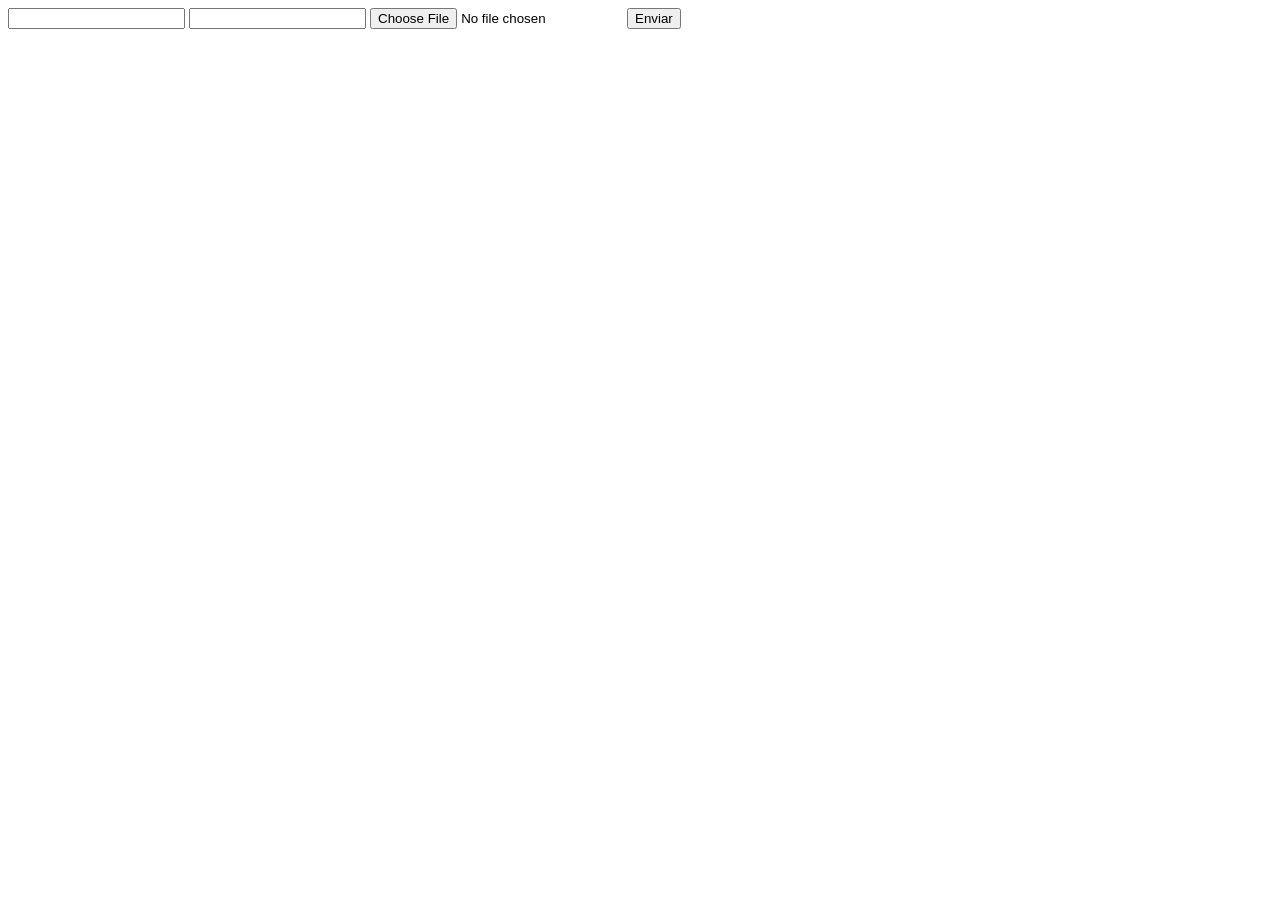
<file: DOCUMENTOS_DE_APOIO/exemplo_de_upload_de_arquivo/public/index.html>
<!DOCTYPE html>
<html lang="en">

<head>
  <meta charset="UTF-8">
  <meta http-equiv="X-UA-Compatible" content="IE=edge">
  <meta name="viewport" content="width=device-width, initial-scale=1.0">
  <title>Upload</title>
</head>

<body>

  <div>
    <input name="nome" id="nome" type="text" />
    <input name="email" id="email" type="url" />
    <input name="foto" id="foto" type="file" />
    <button onclick="enviar()">Enviar</button>
  </div>

  <div id="container"></div>
</body>

</html>

<script>
  function enviar() {
    const formData = new FormData();
    formData.append('foto', foto.files[0])
    formData.append('nome', nome.value)
    formData.append('email', email.value)

    fetch("/usuarios/cadastro", {
      method: "POST",
      body: formData
    })
      .then(res => {
        window.location = "./perfil.html"
      })
      .catch(err => {
        console.log(err);
      })
  }
</script>
</file>
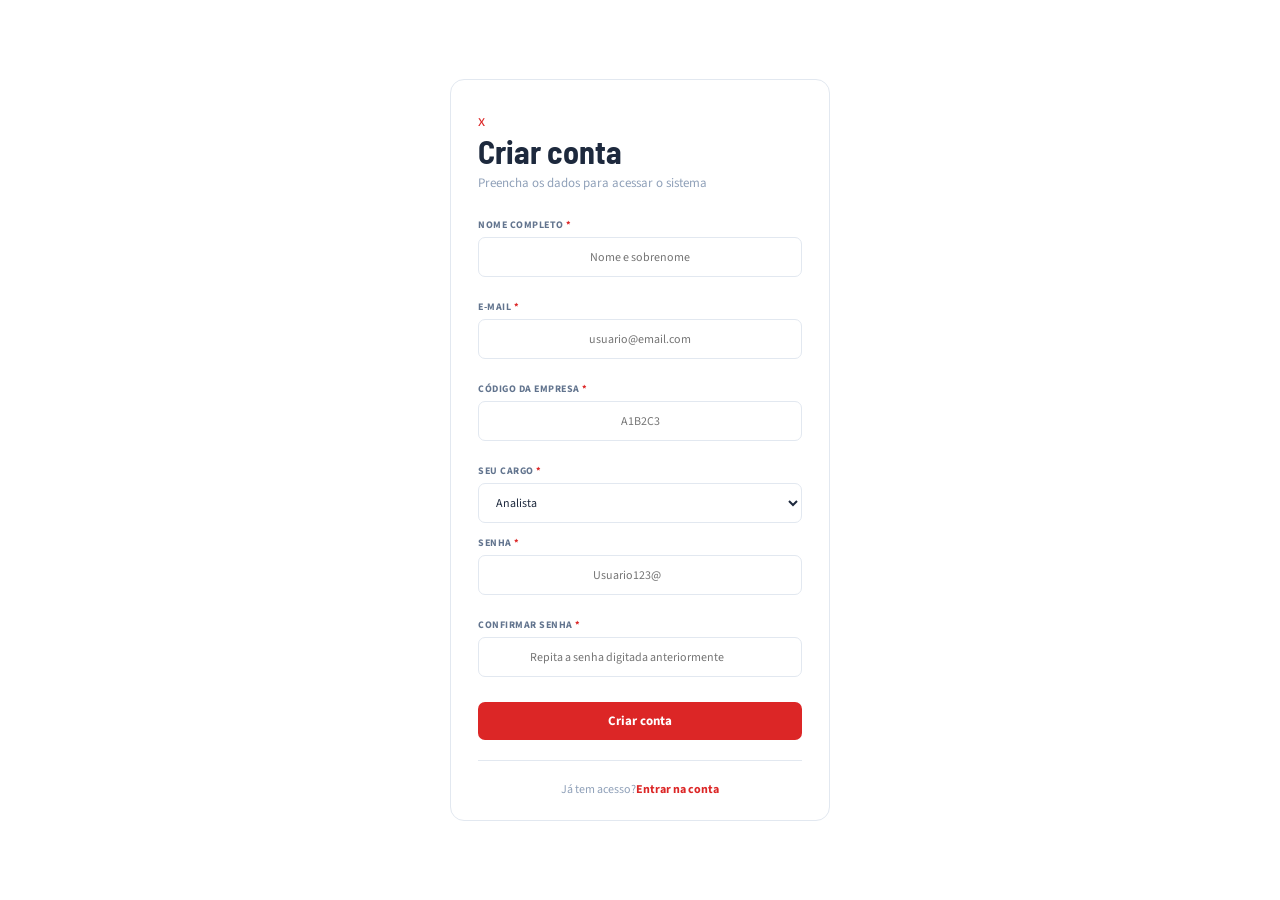
<file: public/cadastro.html>
<!DOCTYPE html>
<html lang="pt-br">

<head>
  <meta charset="UTF-8">
  <meta name="viewport" content="width=device-width, initial-scale=1.0">
  <title>MonFire -Cadastro</title>
  <link rel="stylesheet" href="./css/estilo.css">
  <link rel="shortcut icon" href="./assets/icon/LogoMonfire.png" type="image/x-icon">

</head>

<body class="paginaCadastro">

  <div class="cardCadastro">
    <a href="./index.html" style="color: #dc2626; text-decoration: none;">x</a>
    <div class="cabecalhoCadastro">
      <h2>Criar conta</h2>
      <p>Preencha os dados para acessar o sistema</p>
    </div>

    <div class="formularioCadastro">

      <div class="campoCadastro">
        <label for="nome_input">NOME COMPLETO <span>*</span></label>
        <input type="text" name="" id="nome_input" placeholder="Nome e sobrenome">
      </div>

      <div class="campoCadastro">
        <label for="email_input">E-MAIL <span>*</span></label>
        <input type="text" name="" id="email_input" placeholder="usuario@email.com">
      </div>

      <div class="campoCadastro">
        <label for="codigo_input">CÓDIGO DA EMPRESA <span>*</span></label>
        <input type="text" name="" id="codigo_input" placeholder="A1B2C3">
      </div>

      <div class="campoCadastro">
        <label for="cargo_input">SEU CARGO <span>*</span></label>
        <select name="" id="cargo_input">
          <option value="analista">Analista</option>
          <option value="gerente">Gerente</option>
        </select>
      </div>

      <div class="campoCadastro">
        <label for="senha_input">SENHA <span>*</span></label>
        <div class="campoSenha">
          <input type="password" name="" id="senha_input" placeholder="Usuario123@">

        </div>
      </div>

      <div class="campoCadastro">
        <label for="confirmacao_senha_input">CONFIRMAR SENHA <span>*</span></label>
        <div class="campoSenha">
          <input type="password" name="" id="confirmacao_senha_input"
            placeholder="Repita a senha digitada anteriormente">

        </div>
      </div>

      <button type="button" class="botaoCriarConta" onclick="cadastrar()">Criar conta</button>
    </div>

    <div class="rodapeCadastro"><span>Já tem acesso?</span><a href="login.html">Entrar na conta</a></div>

  </div>
</body>

</html>

<script>


  function cadastrar() {
    // aguardar();

    //Recupere o valor da nova input pelo nome do id
    // Agora vá para o método fetch logo abaixo


    var nomeVar = nome_input.value;
    var emailVar = email_input.value;
    var senhaVar = senha_input.value;
    var confirmacaoSenhaVar = confirmacao_senha_input.value;
    var cargoVar = cargo_input.value
    var codigoVar = codigo_input.value;

    if (confirmacaoSenhaVar == senhaVar) {

      // Verificando se há algum campo em branco
      if (
        nomeVar == "" ||
        emailVar == "" ||
        senhaVar == "" ||
        confirmacaoSenhaVar == "" ||
        cargoVar == "" ||
        codigoVar == ""
      ) {
        cardErro.style.display = "block";
        mensagem_erro.innerHTML =
          "(Mensagem de erro para todos os campos em branco)";

        finalizarAguardar();
        return false;
      } else {
        setInterval(sumirMensagem, 5000);
      }

      /* Verificando se o código de ativação é de alguma empresa cadastrada
      for (let i = 0; i < listaEmpresasCadastradas.length; i++) {
        if (listaEmpresasCadastradas[i].codigo_ativacao == codigoVar) {
          idEmpresaVincular = listaEmpresasCadastradas[i].idEmpresa
          console.log("Código de ativação válido.");
          break;
        } else {
          cardErro.style.display = "block";
          mensagem_erro.innerHTML = "(Mensagem de erro para código inválido)";
          finalizarAguardar();
        }
      }
        */

      // Enviando o valor da nova input
      fetch("/usuarios/cadastrar", {
        method: "POST",
        headers: {
          "Content-Type": "application/json",
        },
        body: JSON.stringify({
          // crie um atributo que recebe o valor recuperado aqui
          // Agora vá para o arquivo routes/usuario.js
          nomeServer: nomeVar,
          emailServer: emailVar,
          senhaServer: senhaVar,
          cargoServer: cargoVar,
          codigoServer: codigoVar
        }),
      })
        .then(function (resposta) {
          console.log("resposta: ", resposta);

          if (resposta.ok) {
            cardErro.style.display = "block";

            mensagem_erro.innerHTML =
              "Cadastro realizado com sucesso! Redirecionando para tela de Login...";

            setTimeout(() => {
              window.location = "login.html";
            }, "2000");

            limparFormulario();
            finalizarAguardar();
          } else {
            throw "Houve um erro ao tentar realizar o cadastro!";
          }
        })
        .catch(function (resposta) {
          console.log(`#ERRO: ${resposta}`);
          finalizarAguardar();
        });

      return false;
    } else {
      console.log("A senhas devem coincidir")
    }
  }

  /* Listando empresas cadastradas 
  function listar() {
    fetch("/empresas/listar", {
      method: "GET",
    })
      .then(function (resposta) {
        resposta.json().then((empresas) => {
          empresas.forEach((empresa) => {
            listaEmpresasCadastradas.push(empresa);

            console.log("listaEmpresasCadastradas")
            console.log(listaEmpresasCadastradas[0].codigo_ativacao)
          });
        });
      })
      .catch(function (resposta) {
        console.log(`#ERRO: ${resposta}`);
      });
  }
      */

  function sumirMensagem() {
    cardErro.style.display = "none";
  }
</script>
</file>
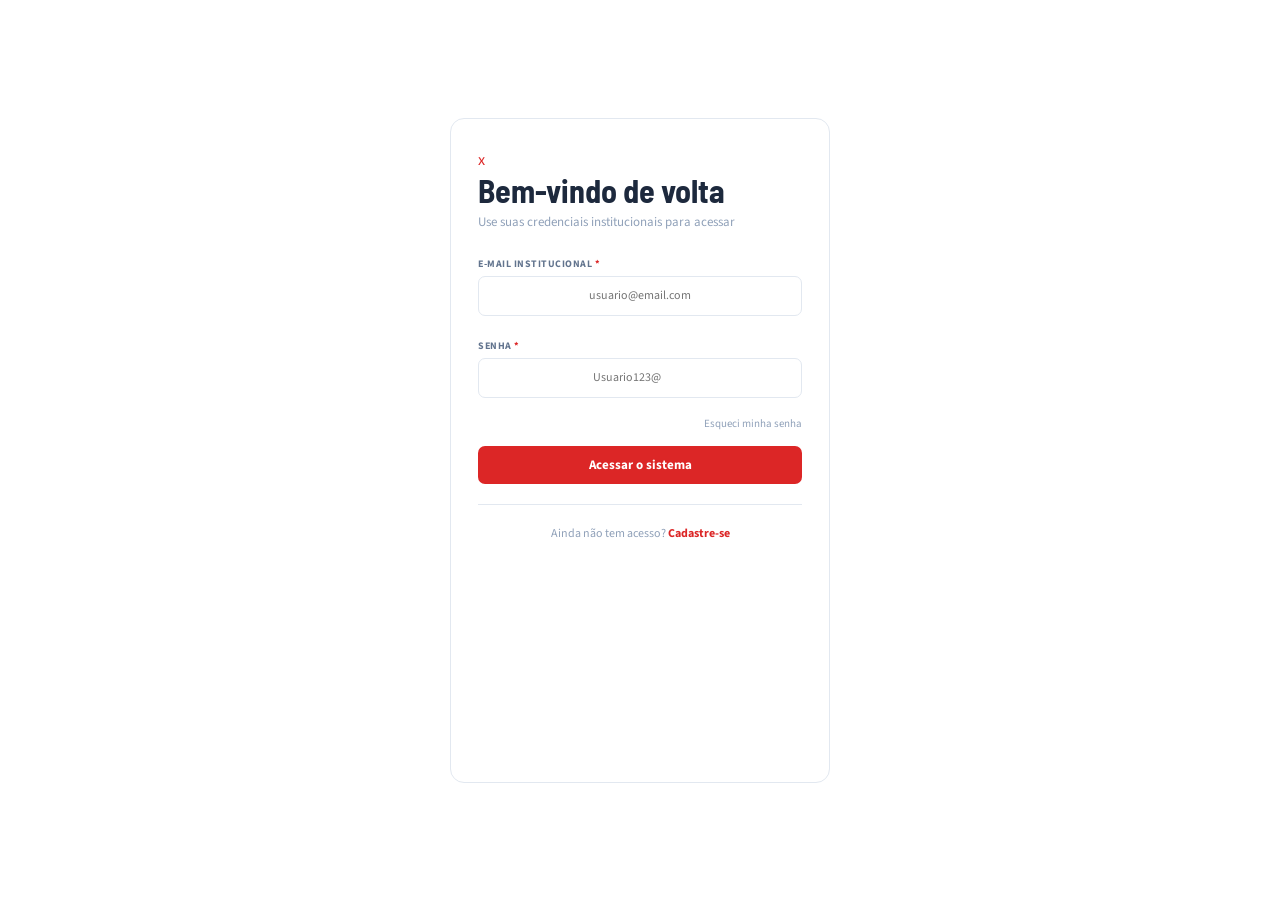
<file: public/login.html>
<!DOCTYPE html>
<html lang="pt-br">

<head>
    <meta charset="UTF-8">
    <meta name="viewport" content="width=device-width, initial-scale=1.0">
    <title>MonFire - Login</title>
    <link rel="stylesheet" href="./css/estilo.css">
    <link rel="shortcut icon" href="./assets/icon/LogoMonfire.png" type="image/x-icon">

</head>

<body class="paginaCadastro">

    <div class="cardCadastro">
        <a href="./index.html" style="color: #dc2626; text-decoration: none;">x</a>
        <div class="cabecalhoCadastro">
            <h2>Bem-vindo de volta</h2>
            <p>Use suas credenciais institucionais para acessar</p>
        </div>

        <div class="formularioCadastro">

            <div class="campoCadastro">
                <label for="email_input">E-MAIL INSTITUCIONAL <span>*</span></label>
                <input type="text" name="" id="email_input" placeholder="usuario@email.com">
            </div>

            <div class="campoCadastro">
                <label for="senha_input">SENHA <span>*</span></label>
                <div class="campoSenha">
                    <input type="password" name="" id="senha_input" placeholder="Usuario123@">

                </div>
            </div>

            <div class="esqueciSenha">
                <a href="">Esqueci minha senha</a>
            </div>

            <button type="button" class="botaoCriarConta" onclick="entrar()">Acessar o sistema</button>

        </div>
        <div class="rodapeCadastro"> <span>Ainda não tem acesso?</span> <a href="cadastro.html">Cadastre-se</a></div>
    </div>

</body>

</html>

<script>



    function entrar() {
        //  aguardar();

        var emailVar = email_input.value;
        var senhaVar = senha_input.value;

        if (emailVar == "" || senhaVar == "") {
            cardErro.style.display = "block"
            mensagem_erro.innerHTML = "(Mensagem de erro para todos os campos em branco)";
            finalizarAguardar();
            return false;
        }
        /*   else {
               setInterval(sumirMensagem, 5000)
           }
               */

        console.log("FORM LOGIN: ", emailVar);
        console.log("FORM SENHA: ", senhaVar);

        fetch("/usuarios/autenticar", {
            method: "POST",
            headers: {
                "Content-Type": "application/json"
            },
            body: JSON.stringify({
                emailServer: emailVar,
                senhaServer: senhaVar
            })
        }).then(function (resposta) {
            console.log("ESTOU NO THEN DO entrar()!")

            if (resposta.ok) {
                console.log(resposta);

                resposta.json().then(json => {
                    console.log(json);
                    console.log(JSON.stringify(json));
                    sessionStorage.EMAIL_USUARIO = json.email;
                    sessionStorage.NOME_USUARIO = json.nome;
                    sessionStorage.ID_USUARIO = json.id;
                    sessionStorage.AQUARIOS = JSON.stringify(json.aquarios)

                    // setTimeout(function () {
                    window.location.href = "./dashboard/cards.html";
                    //  }, 1000); // apenas para exibir o loading

                });

            } else {

                console.log("Houve um erro ao tentar realizar o login!");

                resposta.text().then(texto => {
                    console.error(texto);
                    //   finalizarAguardar(texto);
                });
            }

        }).catch(function (erro) {
            console.log(erro);
        })

        return false;
    }

    /*  function sumirMensagem() {
          cardErro.style.display = "none"
      }
          */

</script>
</file>
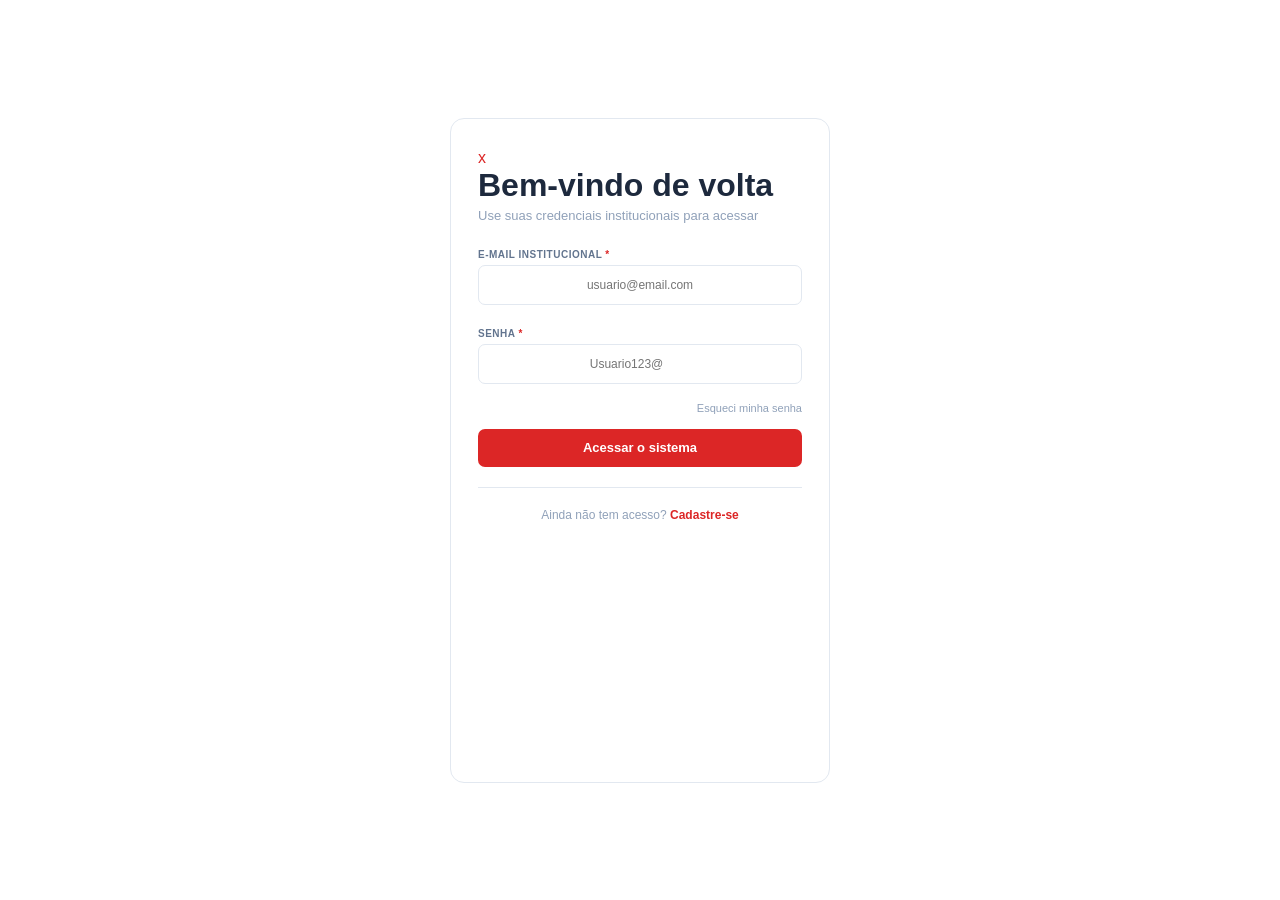
<file: public/dashboard/cards.html>
<!DOCTYPE html>
<html lang="pt-br">

<head>
    <link rel="shortcut icon" href="../assets/icon/favicon2.ico" type="image/x-icon">
    <meta charset="UTF-8">
    <meta http-equiv="X-UA-Compatible" content="IE=edge">
    <meta name="viewport" content="width=device-width, initial-scale=1.0">
    <title>AquaTech | Tempo Real</title>


    <link rel="stylesheet" href="./../css/dashboards.css">
    <link rel="stylesheet" href="./../css/estilo.css" />

    <script src="../js/sessao.js"></script>
    <script src="../js/alerta.js"></script>
    <link rel="preconnect" href="https://fonts.gstatic.com">
    <link
        href="https://fonts.googleapis.com/css2?family=Exo+2:ital,wght@0,100;0,200;0,300;0,400;0,500;0,600;0,700;0,800;0,900;1,100;1,200;1,300;1,400;1,500;1,600;1,700;1,800;1,900&display=swap"
        rel="stylesheet">
</head>

<body onload="validarSessao(), exibirAquarios(),  atualizacaoPeriodica()">

    <div class="janela">

        <div class="header-left dash-header">

            <h1>AquaTech</h1>

            <div class="hello">
                <h3>Olá, <span id="b_usuario">usuário</span>!</h3>
            </div>

            <div class="btn-nav">
                <h3>Aquários e Terrários</h3>
            </div>

            <div class="btn-nav-white">
                <a href="./dashboard.html">
                    <h3>Gráficos</h3>
                </a>
            </div>

            <div class="btn-nav-white">
                <a href="./mural.html">
                    <h3>Mural de Avisos</h3>
                </a>
            </div>

            <div class="btn-logout" onclick="limparSessao()">
                <h3>Sair</h3>
            </div>

        </div>

        <div class="dash">
            <div id="alerta">
            </div>
            <div class="area-parametros-alerta">
                <p class="titulo-legenda">
                    Legenda - Parâmetros para Alertas
                </p>
                <div class="parametros-alerta">
                    <div class="item-regua perigo-frio">
                        <p>Perigo</p>
                        <p>&lt;=5°C</p>
                    </div>
                    <div class="item-regua alerta-frio">
                        <p>Alerta</p>
                        <p>&lt;=10°C</p>
                    </div>
                    <div class="item-regua ideal">
                        <p>Ideal</p>
                        <p>20°C</p>
                    </div>
                    <div class="item-regua alerta-quente">
                        <p>Alerta</p>
                        <p>&gt;=22°C</p>
                    </div>
                    <div class="item-regua perigo-quente">
                        <p>Perigo</p>
                        <p>&gt;=23°C</p>
                    </div>
                </div>
            </div>

            <div class="cards" id="cardAquarios">

            </div>

        </div>

    </div>

</body>

<script>

    function exibirAquarios() {
        JSON.parse(sessionStorage.AQUARIOS).forEach(item => {
            document.getElementById("cardAquarios").innerHTML += `
                    <div class="card-aquario">
                        <div class="title-aquario">
                            <h1>${item.descricao}</h1>
                        </div>
                        <div class="desc-aquario">
                        <div class="temperatura">
                            <p id="temp_aquario_${item.id}">-°C</p>
                        </div>
                        <div class="cor-alerta" id="card_${item.id}"></div>
                    </div>
                    </div>
                    `
        });
    }

</script>

</html>
</file>
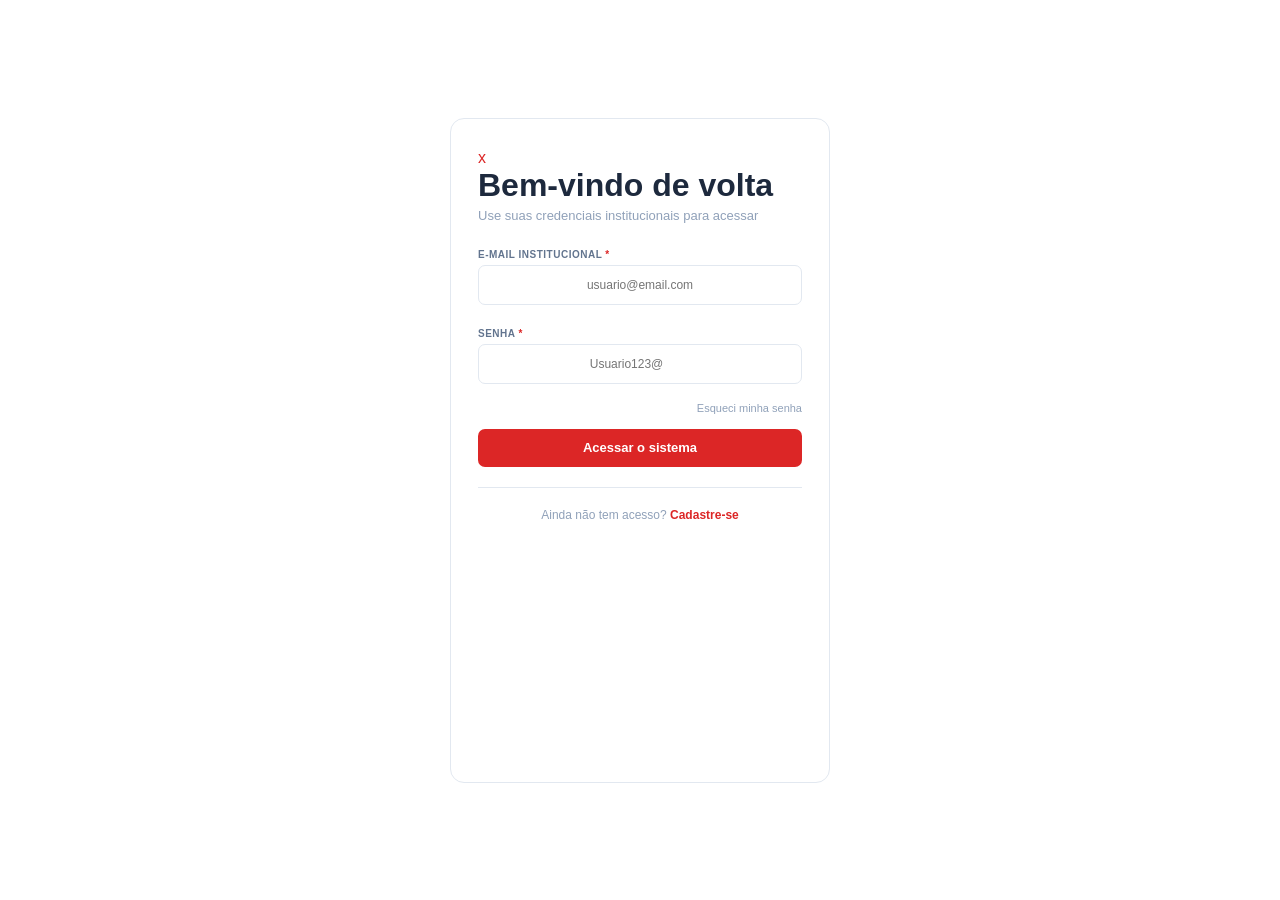
<file: public/dashboard/edicao-aviso.html>
<!DOCTYPE html>
<html lang="pt-br">

<head>
    <link rel="shortcut icon" href="../assets/icon/favicon2.ico" type="image/x-icon">
    <meta charset="UTF-8">
    <meta http-equiv="X-UA-Compatible" content="IE=edge">
    <meta name="viewport" content="width=device-width, initial-scale=1.0">
    <title>AquaTech | Página Inicial</title>

    
    <link rel="stylesheet" href="./../css/dashboards.css">
    <link rel="stylesheet" href="./../css/estilo.css" />
    <script src="../js/sessao.js"></script>

    <link rel="preconnect" href="https://fonts.gstatic.com">
    <link
        href="https://fonts.googleapis.com/css2?family=Exo+2:ital,wght@0,100;0,200;0,300;0,400;0,500;0,600;0,700;0,800;0,900;1,100;1,200;1,300;1,400;1,500;1,600;1,700;1,800;1,900&display=swap"
        rel="stylesheet">
</head>

<body onload="validarSessao(), listarInfosDeUm()" style="background-color: #161618;">
    <!-- <body onload="validarSessao()"> -->

    <div class="janela">


        <div class="header-left">

            <h1>AquaTech</h1>

            <div class="hello">
                <h3>Olá, <span id="b_usuario">usuário</span>!</h3>
            </div>

            <div class="btn-nav-white">
                <a href="cards.html">
                    <h3>Aquários e Terrários</h3>
                </a>
            </div>

            <div class="btn-nav-white">
                <a href="./dashboard.html">
                    <h3>Gráficos</h3>
                </a>
            </div>

            <div class="btn-nav-white">
                <a href="./mural.html">
                    <h3>Mural de Avisos</h3>
                </a>
            </div>

            <div class="btn-logout" onclick="limparSessao()">
                <h3>Sair</h3>
            </div>

        </div>

        <div class="dash-right">

            <div class="avisos">
                <div class="container">
                    <h1>Editar um aviso</h1>
                    <div class="div-form">
                        <label>
                            ID:
                            <br>
                            <input id="input_id" maxlength="100" type="text" style="color: rgb(196, 196, 196)" disabled>
                        </label>
                        <label>
                            Autor:
                            <br>
                            <input id="input_nome" maxlength="100" type="text" style="color: rgb(196, 196, 196)"
                                disabled>
                        </label>
                        <label>
                            Título:
                            <br>
                            <input id="input_titulo" maxlength="100" type="text" style="color: rgb(196, 196, 196)"
                                disabled>
                        </label>
                        <br>
                        <label>
                            Descrição (máximo de 250 caracteres):
                            <br>
                            <textarea id="textarea_descricao" maxlength="250" rows="5"></textarea>
                        </label>
                        <br>
                        <button onclick="editar()">Editar</button>
                    </div>

                </div>
            </div>
        </div>
    </div>
</body>

</html>

<script>
    function listarInfosDeUm() {
        console.log("Criar função de trazer informações de post escolhido");
    }

    function editar() {
        fetch(`/avisos/editar/${sessionStorage.getItem("ID_POSTAGEM_EDITANDO")}`, {
            method: "PUT",
            headers: {
                "Content-Type": "application/json"
            },
            body: JSON.stringify({
                descricao: textarea_descricao.value
            })
        }).then(function (resposta) {

            if (resposta.ok) {
                window.alert("Post atualizado com sucesso pelo usuario de email: " + sessionStorage.getItem("EMAIL_USUARIO") + "!");
                window.location = "/dashboard/mural.html"
            } else if (resposta.status == 404) {
                window.alert("Deu 404!");
            } else {
                throw ("Houve um erro ao tentar realizar a postagem! Código da resposta: " + resposta.status);
            }
        }).catch(function (resposta) {
            console.log(`#ERRO: ${resposta}`);
        });
    }

</script>
</file>
<file: public/css/estilo.css>
@import url('https://fonts.googleapis.com/css2?family=Barlow+Semi+Condensed:ital,wght@0,100;0,200;0,300;0,400;0,500;0,600;0,700;0,800;0,900;1,100;1,200;1,300;1,400;1,500;1,600;1,700;1,800;1,900&display=swap');
@import url('https://fonts.googleapis.com/css2?family=Source+Sans+3:ital,wght@0,200..900;1,200..900&display=swap');

* {
    margin: 0;
    padding: 0;
}

body {

    background-color: #f4f4f4;
    font-family: 'Segoe UI', Roboto, Helvetica, Arial, sans-serif;
}

:root {
    scroll-behavior: smooth;

}

.conteinerHeader {
    width: auto;
    height: 10dvh;
    display: flex;
    flex-direction: row;
    align-items: center;
    justify-content: space-around;
    box-shadow: 0px 0px 10px #81807f;
}

.conteinerLogoHeader {

    width: 20%;
    display: flex;
    flex-direction: row;
    align-items: center;
    justify-content: center;
    gap: 5%;
    color: #1D293D;
}

.conteinerLogoHeader h1 {
    font-size: clamp(6px, 1.5vw + 8px, 25px);

}

.conteinerLogoHeader span {

    color: #DC2626;
}

.conteinerLogoHeader img {

    width: 35px;
    height: 35px;
}

#menuLinksHeader {
    width: 30%;
    display: flex;
    justify-content: center;

}


#menuLinksHeader ul {
    width: 100%;
    display: flex;
    flex-direction: row;
    justify-content: space-around;
}

#menuLinksHeader ul li {

    width: 20%;
    height: 4dvh;
    display: flex;
    flex-direction: row;
    justify-content: center;
    align-items: center;

}

#menuLinksHeader ul li:hover {

    transition: 300ms;
    transform: translateY(-2px);
    border-bottom: solid 2px #DC2626;
}

#menuLinksHeader ul li a {
    color: #62748E;
    text-decoration: none;
    font-size: clamp(1px, 3.5vw + 4px, 15px);

}

.conteinerBotoesHeader {

    width: 15%;
    display: flex;
    flex-direction: row;
    justify-content: space-evenly;
    gap: 5%;

}

.botaoLogin {

    width: 45%;
    height: 4dvh;
    color: #45556C;
    background-color: #ffff;
    border-color: #E2E8F0;
    border-radius: 10px;
    font-weight: bold;
    font-size: clamp(1px, 6.5vw + 5px, 10px);
    text-decoration: none;
    display: flex;
    align-items: center;
    justify-content: center;
}



.botaoLogin:hover {
    background-color: #DC2626;
    color: #ffff;
    transition: 300ms;
    transform: translateY(-2px);

}

.botaoCadastro {

    width: 50%;
    height: 4dvh;
    background-color: #DC2626;
    color: #ffff;
    border-radius: 10px;
    font-weight: bold;
    font-size: clamp(1px, 6.5vw + 5px, 11px);
    text-decoration: none;
    display: flex;
    align-items: center;
    justify-content: center;

}

.botaoCadastro:hover {

    color: #fff;
    background-color: #a80202;
    border-color: #E2E8F0;
    transition: 300ms;
    transform: translateY(-2px);

}


.conteinerMenuResponsivo {
    display: none;

}

#conteinerAcoesResponsivas {
    display: none;
}


.conteinerTelaPrincipal {
    width: 100%;
    height: 100%;
}

conteinerTelaPrincipal2 {
    width: 100%;
    height: 100%;
}

.conteinerPrimeiraTela {
    width: 100%;
    height: 75dvh;
    display: flex;
    justify-content: center;
    flex-direction: row;
    align-items: center;
    gap: 5%;
}

.segundoContainerPrimeiraTela {
    width: 100%;
    background-color: #F8FAFC;
    height: auto;
    display: flex;
    justify-content: center;
    flex-direction: row;
    align-items: center;
    padding: 15dvh 0;
    gap: 5%;
}

.conteinerCardsBeneficios {

    width: 100%;
    display: grid;
    grid-template-columns: 1fr 1fr;
    gap: 4%;
    margin-top: 3dvh;

}

.cardBeneficio {

    width: 100%;
    box-sizing: border-box;
    background-color: #ffffff;
    border-radius: 12px;
    box-shadow: 0px 2px 8px rgba(0, 0, 0, 0.06);
    padding: 2.5dvh 2%;
    display: flex;
    flex-direction: column;
    justify-content: flex-start;
    align-items: flex-start;
    gap: 1.5dvh;

}

.cardBeneficio h4 {

    color: #1D293D;
    font-size: clamp(14px, 1vw + 12px, 18px);
    font-weight: 800;

}

.cardBeneficio p {

    color: #62748E;
    font-size: clamp(12px, 0.6vw + 10px, 14px);
    line-height: 1.4;

}

@media (max-width: 850px) {

    .conteinerCardsBeneficios {
        grid-template-columns: 1fr;
        gap: 3dvh;
    }

}

.conteinerTextoPrimeiraTela {

    width: 40%;
    height: 50dvh;
    display: flex;
    justify-content: center;
    align-items: center;
    flex-direction: column;
    gap: 10%;
}

.conteinerTextoPrimeiraTela h2 {

    width: 80%;
    font-size: clamp(5px, 6.5vw + 4px, 35px);

}


.conteinerTextoPrimeiraTela p {

    width: 80%;
    font-size: clamp(5px, 6.5vw + 6px, 20px);

}

.conteinerTextoPrimeiraTela span {
    color: #a80202;
}

/* Inicio Recursos do Sistema */
.RecursosDoSistema {
    margin-top: 50px;
    width: 100%;
    display: flex;
    justify-content: center;
    align-items: center;
    flex-direction: column;
    gap: 20px;
    margin-bottom: 60px;
}

.RecursosDoSistema h1 {
    display: flex;
    justify-content: flex-start;
    width: 73%;
}

.containerTextoRecurso {
    margin-top: 50px;
    width: 73%;
    display: grid;
    justify-content: center;
    grid-template-columns: repeat(3, 1fr);
    gap: 20px;
    margin-bottom: 60px;
}



.Recursos {
    background: #ffffff;
    border: 1px solid #eaeaea;
    border-radius: 16px;
    padding: 24px;
}

.icone {
    width: 44px;
    height: 44px;
    background: #e2483d;
    border-radius: 12px;
    display: flex;
    align-items: center;
    justify-content: center;
    color: #ffffff;
    margin-bottom: 16px;
}

.icone svg {
    width: 25px;
    height: 25px;
}

.Recursos h2 {
    font-size: 17px;
    font-weight: 700;
    color: #0f1b2d;
    margin: 0 0 10px 0;
}

.Recursos p {
    font-size: 14px;
    line-height: 1.5;
    color: #8a94a3;
    margin: 0;
}

/* Fim Recursos Do Sistema */

/* Começo Beneficios */
.segundoContainerPrimeiraTela {
    width: 100%;
    background-color: #F8FAFC;
    height: auto;
    display: flex;
    justify-content: center;
    flex-direction: row;
    align-items: center;
    padding: 15dvh 0;
    gap: 5%;
}

.conteinerCardsBeneficios {

    width: 100%;
    display: grid;
    grid-template-columns: 1fr 1fr;
    gap: 4%;
    margin-top: 3dvh;

}

.cardBeneficio {

    width: 100%;
    box-sizing: border-box;
    background-color: #ffffff;
    border-radius: 12px;
    box-shadow: 0px 2px 8px rgba(0, 0, 0, 0.06);
    padding: 2.5dvh 2%;
    display: flex;
    flex-direction: column;
    justify-content: flex-start;
    align-items: flex-start;
    gap: 1.5dvh;

}

.cardBeneficio h4 {

    color: #1D293D;
    font-size: clamp(14px, 1vw + 12px, 18px);
    font-weight: 800;

}

.cardBeneficio p {

    color: #62748E;
    font-size: clamp(12px, 0.6vw + 10px, 14px);
    line-height: 1.4;

}

/* Fim Benefícios */

@media (max-width: 850px) {

    .conteinerCardsBeneficios {
        grid-template-columns: 1fr;
        gap: 3dvh;
    }

}

.ultimoContainerPrimeiraTela {

    width: 100%;
    height: auto;
    display: flex;
    justify-content: center;
    flex-direction: row;
    align-items: center;
    padding: 15dvh 0;
    gap: 5%;

}

.containerTextoSemImagem {

    width: 80%;
    max-width: 1100px;
    height: auto;
    display: flex;
    justify-content: start;
    align-items: start;
    flex-direction: column;
    gap: 5%;

}

.containerTextoSemImagem h3 {

    width: 80%;
    color: #1D293D;
    font-size: clamp(5px, 6.5vw + 4px, 35px);

}

.conteinerCardsImpacto {

    width: 100%;
    display: flex;
    flex-direction: row;
    justify-content: space-between;
    align-items: stretch;
    gap: 2%;
    margin-top: 3dvh;

}

.cardImpacto {

    width: 32%;
    background-color: #ffffff;
    border-radius: 12px;
    box-shadow: 0px 2px 8px rgba(0, 0, 0, 0.06);
    padding: 2.5dvh 2%;
    display: flex;
    flex-direction: column;
    justify-content: flex-start;
    align-items: flex-start;
    gap: 1.5dvh;

}

.cardImpacto h2 {

    color: #1D293D;
    font-size: clamp(20px, 2vw + 15px, 32px);
    font-weight: 800;

}

.cardImpacto p {

    color: #62748E;
    font-size: clamp(12px, 0.6vw + 10px, 14px);
    line-height: 1.4;

}

@media (max-width: 850px) {

    .conteinerCardsImpacto {
        flex-direction: column;
        gap: 3dvh;
    }

    .cardImpacto {
        width: 100%;
    }

    

}

.containerFooter {

    background-color: #1E293B;
    color: #ffffff;
    width: 100%;
    height: auto;
    display: flex;
    justify-content: center;
    flex-direction: row;
    align-items: center;
    gap: 5%;

}

.containerFooter span {
    color: #DC2626;
}


.containerFooter p{
    color: #90A1B9;

}

.containerEmpresaFooter {
    height: auto;
    width: 100%;
    flex-direction: row;
    padding-top: 60px;
    padding-bottom: 45px;
    padding-left: 45px;
    padding-right: 45px;

}

.containerConteudoFooter {

    padding-bottom: 45px;
}

.divisaoFooter {
    height: 1px;
    width: auto;
    background-color: #DC2626;
}

.botoesFooter {

    display: inline-flex;
    padding-top: 30px;
    justify-content: flex-start;
    align-items: flex-start;
    gap: 30px;
    width: 100%;
    font-size: clamp(4px, 6.5vw + 6px, 12px);

    

}

.botoesFooter p a{
    text-decoration: none;
    color: #FFFF;
}

.botoesFooter p a:hover{
    color: #827f7f;
    transition: 500ms;
    font-size: clamp(8px, 9.5vw + 6px, 14px);
}




.direitosFooter p{
    
    left: 0px;
    top: 0px;
    position: absolute;
    text-align: right;
    color: #FFE2E2;


}

#botaoCadastroTelaInicial {

    background-color: #1D293D;
    color: #FFFFFF;
    border-radius: 10px;
    width: 30%;
    height: 90%;
    font-size: clamp(4px, 6.5vw + 6px, 12px);
    font-weight: bolder;
}



#botaoCadastroTelaInicial:hover {
    background-color: #151f2f;
    color: #ffff;
    transition: 300ms;
    transform: translateY(-2px);

}

#botaoLoginTelaInicial {

    background-color: #ffffff;
    border: #1D293D 2px solid;
    color: #1D293D;
    border-radius: 10px;
    width: 30%;
    height: 85%;
    font-size: clamp(4px, 6.5vw + 6px, 12px);
    font-weight: bold;
}


#botaoLoginTelaInicial:hover {
    background-color: #151f2f;
    color: #ffff;
    transition: 300ms;
    transform: translateY(-2px);
    border: solid 2px #45556C;
}

.botoesTelaPrinicpal {

    width: 80%;
    height: 5dvh;
    display: flex;
    flex-direction: row;
    align-items: center;
    gap: 5%;

}

.conteinerImagemTelaPrincipal {
    background-color: #f4f4f4;
    width: 40%;
    height: 50dvh;
    display: flex;
    align-items: center;
    justify-content: center;
}


.conteinerImagemTelaPrincipal img {
    background-color: #f4f4f4;
    width: 80%;
    height: 80%;
}

.conteinerInformaçõesTelaInicial {
    width: 100%;
    height: 15dvh;
    background-color: #a80202;
    display: flex;
    flex-direction: row;
    justify-content: space-around;
    align-items: center;
}

.informacoesPrincipais {
    height: 80%;
    display: flex;
    flex-direction: column;
    justify-content: center;
    align-items: center;
    color: #f4f4f4;
    gap: 8%;
}

.informacoesPrincipais h2 {
    font-size: clamp(2px, 8.5vw + 10px, 25px);
}

.informacoesPrincipais p {
    font-size: clamp(2px, 8.5vw + 10px, 15px);
}

@media (max-width: 1050px) {


    .conteinerHeader {

        height: auto;
        padding: 2dvh;
        align-items: flex-start;
        justify-content: space-between;

    }

    .conteinerLogoHeader {
        padding-left: 8vh;
    }

    .conteinerMenuResponsivo {
        display: flex;

    }

    .botaoMenu {
        border: none;
        background-color: #f4f4f4;
    }

    #menuLinksHeader {
        display: none;
        position: absolute;
        top: 10dvh;
        right: 10px;
        background-color: #E2E8F0;
        width: 20%;
        box-shadow: 0px 0px 10px #81807f;
        border-radius: 20px;


    }

    #menuLinksHeader ul {
        flex-direction: column;
        background-color: #FFFFFF;
        height: 45dvh;
        padding-left: 5%;
        border-radius: 15px;
        justify-content: space-evenly;


    }

    #menuLinksHeader ul li {

        width: 100%;
        display: flex;
        align-items: flex-end;


    }

    #conteinerAcoesResponsivas {
        width: 95%;
        height: 10%;
        display: flex;
        flex-direction: column;
        align-items: center;
        justify-content: center;
        margin-bottom: 15%;
    }

    #conteinerMenuLogar {
        gap: 2dvh;
        height: 100%;
        background-color: #1D293D;
        display: flex;
        align-items: start;
        justify-content: center;
        margin-top: 12px;

    }

    #menuLinksHeader ul li:hover {

        border-bottom: none;

    }


    .conteinerBotoesHeader {
        display: none;
    }

    .containerTextoRecurso {
        grid-template-columns: 2fr;
        gap: 3dvh;
    }

}

@media(max-width: 850px) {


    .conteinerImagemTelaPrincipal {
        display: none;
    }

    .conteinerTextoPrimeiraTela {
        width: 90%;
    }


    

    .botoesFooter {
    display: grid;
    justify-content: center;
    align-items: center;
    grid-template-columns: repeat(2, 1fr);
    width: 80%;

  

}

@media(max-width: 530px) {

.informacoesPrincipais {
    width: 20%;
    display: flex;
    justify-content: center;
    align-items: center;
    background-color: #32b9cd;
    font-size: clamp(6px, 1.5vw + 8px, 25px);

  }

  .informacoesPrincipais p{

    margin-left: 10%;
  }
}

}

/* LOGIN */

.login {
    height: var(--tamanho-login);
    background-image: url('../assets/imgs/bg-jelly-fish-para-home.png');
    background-size: cover;
}

.login .container {
    justify-content: center;
    align-items: center;
    height: 100%;
}

.card {
    width: 50%;
    background-color: #e5e5e5;
    border-radius: 10px;
    display: flex;
    align-items: center;
    justify-content: space-evenly;
    color: palevioletred;
    flex-direction: column;
    height: fit-content;
    padding: 20px 0;
}

.card h2 {
    margin: 0;
    font-size: 30px;
}

.formulario {
    display: flex;
    height: 90%;
    width: 80%;
    justify-content: space-around;
    flex-direction: column;
}

.formulario span {
    font-size: 15px;
    font-weight: 800;
}

.formulario input {
    border: 2px solid #32b9cd;
    text-align: center;
    border-radius: 10px;
    margin: 0;
}

.formulario select {
    border: 2px solid #32b9cd;
    background-color: white;
    color: gray;
    height: 36px;
    text-align: center;
    border-radius: 10px;
    margin: 0;
}

.campo {
    display: flex;
    flex-direction: column;
    justify-content: start;
    padding: 5px 0;
}

.botao {
    cursor: pointer;
    font-family: "Barlow", sans-serif;
    border: 0;
    border-radius: 5px;
    font-weight: 600;
    font-size: 18px;
    color: #fff;
    background-color: #ED145B;
    width: 120px;
    height: 30px;
    align-self: center;
    margin-top: 20px;
}

.loading-div {
    width: 50px;
    display: none;
}

.loading-div img {
    height: 50px;
    width: 50px;
}

#div_erros_login {
    display: none
}

/* FORMULARIO */

.alerta_erro {
    display: flex;
    justify-content: flex-end;
}

.card_erro {
    display: none;
    background-color: #fff;
    color: black;
    width: 230px;
    position: fixed;
    border-radius: 4px;
    border: #ED145B 3px solid;
    padding: 10px;
    margin-right: 10%;
}

.card_erro #mensagem_erro {
    font-weight: 500;
    font-size: 20px;
}

.formulario .tipo_campo {
    font-size: 20px;
    font-weight: 600 !important;
}

.formulario {
    display: flex;
    flex-direction: column;
}

input {
    margin-bottom: 10px;
    border: 2px solid #32b9cd;
    padding: 10px;
    text-align: center;
    border-radius: 10px;
}

.btn {
    font-family: "Barlow", sans-serif;
    border: 0;
    border-radius: 5px;
    font-weight: 600;
    font-size: 18px;
    padding: 10px 15px;
    color: white;
    background-color: #ED145B;
    width: 120px;
    align-self: center;
    margin-top: 5px;
}

.loading-div {
    width: 50px;
    margin: auto;
    display: none;
}

.loading-div img {
    height: 50px;
    width: 50px;
}

/* SIMULADOR */

.simulador {
    color: white;
}

.simulador .container {
    flex-direction: column;
    overflow: scroll;
    height: var(--tamanho-simulador);
}

/* ALERTA */

#alerta {
    position: absolute;
    right: 0;
    bottom: 0;
}

.mensagem-alarme {
    background-color: white;
    border-radius: 5px;
    width: 300px;
    height: 80px;
    margin: 10px;
    padding: 10px 0;
    display: flex;
    justify-content: space-evenly;
    align-items: center;
}

.mensagem-alarme h3 {
    font-size: 14px;
    margin: 0;
}

.mensagem-alarme .informacao {
    width: 66%;
}

.alarme-sino {
    width: 48px;
    height: 48px;
    animation-name: bell;
    animation-duration: 4s;
    background-image: url('https://cdn-icons-png.flaticon.com/512/1157/1157000.png');
    background-size: cover;
    animation-iteration-count: infinite;
}

/* Inicio Missões */
.banner {
    height: 350px;
    background-color: rgb(30, 41, 59);
}

.containerPrimeirotextobanner {
    font-family: "Barlow Semi Condensed", sans-serif;
    display: flex;
    flex-direction: row;
    justify-content: center;
    text-align: center;
    padding-top: 100px;
    font-size: 50px;
    color: white;
    font-weight: 700;
}

.containerSegundotextobanner {

    font-family: "Source Sans 3", sans-serif;
    display: flex;
    flex-direction: row;
    justify-content: center;
    text-align: center;
    padding-top: 20px;
    font-size: 20px;
    color: rgb(144, 161, 185);
    font-weight: 400;

}

.containerTextoAbaixoBanner {
    font-family: "Barlow Semi Condensed", sans-serif;
    display: flex;
    align-items: flex-start;
    flex-direction: column;
    justify-content: flex-start;
    text-align: center;
    padding-top: 80px;
    font-size: 35px;
    color: black;
    font-weight: 700;
    padding-left: 0;
}
.containerTextoAbaixoTextoBanner {
    font-family: "Source Sans 3", sans-serif;
    display: flex;
    align-items: flex-start;
    flex-direction: row;
    justify-content: flex-start;
    text-align: left;
    padding-top: 20px;
    font-size: 20px;
    color: rgb(98, 116, 142);
    font-weight: 400;
    padding-left: 0;    
    line-height: 1.5;
}
.botaoComecarAgora{
    
    width: 45%;
    height: 4dvh;
    color: #ffff;
    background-color: #DC2626;
    border: none;
    border-radius: 10px;
    font-weight: bold;
    font-size: 15px;
    text-decoration: none;
    display: flex;
    align-items: center;
    justify-content: center;
    transition: 300ms;
    margin-left: 0;
    width: 150px;
    margin-top: 30px;
    height: 50px;
}
.containerSecao {
    display: flex;
    flex-direction: row;
    justify-content: center;
    align-items: flex-start;
    gap: 80px;
    padding-top: 70px;
    padding-bottom: 70px;
}



.containerTexto {
    width: 700px;
}

.containerCaixas {
    width: 700px;
    display: grid;
    grid-template-columns: 1fr 1fr;
    gap: 15px;
    padding-top: 70px;
}

.caixa {
    color: rgb(98, 116, 142);
    background-color: rgb(248, 250, 252);
    border: 3px solid rgb(226, 232, 240);
    font-family: "Source Sans 3", sans-serif;
    border-radius: 15px;
    padding: 25px;
    min-height: 150px;
    font-size: 19px;
}

/* Cadastro */
.paginaCadastro {
    min-height: 100vh;
    background-color: #FFFFFF;
    font-family: "Source Sans 3", sans-serif;
    display: flex;
    justify-content: center;
    align-items: center;
}

.cardCadastro {
    width: 380px;
    min-height: 665px;
    background-color: #FFFFFF;
    border: 1px solid #E2E8F0;
    border-radius: 14px;
    padding: 30px 27px 22px;
    box-sizing: border-box;
}

.cabecalhoCadastro {
    margin-bottom: 26px;
}

.cabecalhoCadastro h2 {
    margin: 0;
    font-family: "Barlow Semi Condensed", sans-serif;
    color: #1D293D;
    font-size: 32px;
    font-weight: 700;
}

.cabecalhoCadastro p {
    margin-top: 4px;
    font-family: "Source Sans 3", sans-serif;
    color: #90A1B9;
    font-size: 13px;
    font-weight: 400;
}

.formularioCadastro {
    width: 100%;
    display: flex;
    flex-direction: column;
    gap: 13px;
}

.campoCadastro {
    width: 100%;
    display: flex;
    flex-direction: column;
    gap: 5px;
}

.campoCadastro label {
    font-family: "Source Sans 3", sans-serif;
    color: #62748E;
    font-size: 10px;
    font-weight: 700;
    letter-spacing: 0.5px;
}

.campoCadastro label span {
    color: #DC2626;
}

.campoCadastro input,
.campoCadastro select {
    width: 100%;
    height: 40px;
    box-sizing: border-box;
    padding: 0 13px;
    border: 1px solid #E2E8F0;
    border-radius: 7px;
    background-color: #FFFFFF;
    font-family: "Source Sans 3", sans-serif;
    font-size: 12px;
    color: #1D293D;
    outline: none;
}

.campoCadastro input:focus,
.campoCadastro select:focus {
    border-color: #DC2626;
}

.campoCadastro select {
    cursor: pointer;
}

.campoSenha {
    width: 100%;
    position: relative;
}

.campoSenha input {
    padding-right: 40px;
}

.iconeOlho {
    position: absolute;
    padding-bottom: 5px;
    right: 13px;
    top: 50%;
    transform: translateY(-50%);
    color: #90A1B9;
    cursor: pointer;
    width: 15px;
    height: 15px;
}

.botaoCriarConta {
    width: 100%;
    height: 38px;
    margin-top: 2px;
    border: none;
    border-radius: 7px;
    background-color: #DC2626;
    color: #FFFFFF;
    font-family: "Source Sans 3", sans-serif;
    font-size: 13px;
    font-weight: 700;
    display: flex;
    align-items: center;
    justify-content: center;
    gap: 9px;
}

.botaoCriarConta:hover {
    background-color: #a80202;
    transition: 300ms;
}

.botaoCriarConta span {
    font-size: 17px;
}

.rodapeCadastro {
    width: 100%;
    margin-top: 20px;
    padding-top: 20px;
    border-top: 1px solid #E2E8F0;
    text-align: center;
    font-family: "Source Sans 3", sans-serif;
    font-size: 12px;
}

.rodapeCadastro span {
    color: #90A1B9;
}

.rodapeCadastro a {
    color: #DC2626;
    font-weight: 700;
    text-decoration: none;
}

.rodapeCadastro a:hover {
    text-decoration: underline;
}

.esqueciSenha {
    width: 100%;
    display: flex;
    justify-content: flex-end;
    margin-top: -5px;
}

.esqueciSenha a {
    font-family: "Source Sans 3", sans-serif;
    font-size: 11px;
    color: #90A1B9;
    text-decoration: none;
}

.esqueciSenha a:hover {
    color: #DC2626;
    transition: 300ms;
}

@media (max-width: 500px) {
    .paginaCadastro {
        padding: 20px;
        box-sizing: border-box;
    }

    .cardCadastro {
        width: 100%;
    }
}

/* Equipe técnica */
.equipeTecnica {
    width: 100%;
    padding: 50px 0;
    background-color: #7A2028;
    display: flex;
    flex-direction: column;
    align-items: center;
}

.equipeTecnica H1 {
    font-family: "Barlow Semi Condensed", sans-serif;
    color: #FFFFFF;
    font-size: 35px;
    font-weight: 700;
    margin-bottom: 70px;
    margin-top: 20px;
}

.containerEquipe {
    width: 65%;
    display: grid;
    grid-template-columns: repeat(3, 1fr);
    gap: 20px;
}

.cardEquipe {
    height: 200px;
    background-color: rgba(255, 255, 255, 0.08);
    border: 1px solid rgba(255, 255, 255, 0.12);
    border-radius: 12px;
    display: flex;
    flex-direction: column;
    align-items: center;
    justify-content: center;
}

.fotoEquipe {
    width: 50px;
    height: 50px;
    border-radius: 50%;
    border: 2px solid rgba(255, 255, 255, 0.25);
    display: flex;
    align-items: center;
    justify-content: center;
    color: #FFFFFF;
    font-family: "Source Sans 3", sans-serif;
    font-size: 20px;
    font-weight: 700;
    margin-bottom: 10px;
}

.cardEquipe h2 {
font-family: "Barlow Semi Condensed", sans-serif;
color: #FFFFFF;
font-size: 15px;
font-weight: 700;
}

.cardEquipe p {
    font-family: "Source Sans 3", sans-serif;
    color: #E2E8F0;
    font-size: 10px;
    margin-top: 4px;
}

@media (max-width: 850px){
    .containerEquipe {
        grid-template-columns: repeat(2, 1fr);
    }
}

@media (max-width: 530px){
    .containerEquipe {
       width: 85%;
       grid-template-columns: 1fr;
    }
}

@media (max-width: 850px) {

    .containerSecao {
      
        gap: 1dvh;
    }

}
/* Fim das Missões*/
@keyframes bell {
    0% {
        transform: rotate(25deg)
    }

    25% {
        transform: rotate(-25deg)
    }

    50% {
        transform: rotate(25deg)
    }

    75% {
        transform: rotate(-25deg)
    }

    100% {
        transform: rotate(25deg)
    }
}
</file>
<file: public/css/dashboards.css>
/* pagina mural */

@import url('https://fonts.googleapis.com/css2?family=Barlow:ital,wght@0,100;0,200;0,300;0,400;0,500;0,600;0,700;0,800;0,900;1,100;1,200;1,300;1,400;1,500;1,600;1,700;1,800;1,900&display=swap');

body {
  margin: 0;
  padding: 0;
  font-family: 'Barlow', 'Segoe UI', 'Segoe UI', Tahoma, Geneva, Verdana, sans-serif;
}

.label-captura {
  display: flex;
  justify-content: center;
}

.dash-right .avisos {
  width: 100%;
  color: rgb(216, 216, 216);
  font-family: 'Barlow', 'Segoe UI', 'Segoe UI', Tahoma, Geneva, Verdana, sans-serif;
}

.dash-right .avisos .container {
  display: flex;
  flex-direction: column;
  align-items: center;
}

.dash-right .avisos .container .div-form {
  width: 95%;
}

.dash-right .avisos .container .div-form #form_postagem {
  width: 95%;
}

.dash-right .avisos .div-form label {
  width: 95%;
}

.dash-right .avisos .div-form input {
  width: 95%;
  border-radius: 5px;
}

.dash-right .avisos .div-form textarea {
  width: 95%;
  border: 3px solid #e6005a;
  background-color: white;
  border-radius: 5px;
}

.dash-right .avisos .div-form button {
  cursor: pointer;
  font-family: 'Barlow', 'Segoe UI', 'Segoe UI', Tahoma, Geneva, Verdana, sans-serif;
  border: 0;
  border-radius: 5px;
  font-weight: 600;
  font-size: 18px;
  padding: 10px 15px;
  color: white;
  background-color: #e6005a;
  width: 120px;
}

.publicacao-btn-editar {
  cursor: pointer;
  font-family: 'Barlow', 'Segoe UI', 'Segoe UI', Tahoma, Geneva, Verdana, sans-serif;
  border: 0;
  border-radius: 5px;
  font-weight: 600;
  font-size: 14px;
  padding: 5px 8px;
  color: white;
  background-color: #e6005a;
  width: 80px;
}

.publicacao {
  display: flex;
  flex-wrap: wrap;
  align-content: stretch;
  flex-direction: column;
  justify-content: center;
  align-items: stretch;
  border-bottom: 3px solid #e6005a;
  padding: 20px;
}

.publicacao>*:not(:last-child) {
  padding: 0 0 10px 0;
}

.div-results {
  width: 100%;
}

.div-results .feed-container {
  background-color: #212124;
  border-radius: 5px;
  margin-bottom: 80px;
}

.div-buttons {
  display: flex;
  justify-content: flex-end;
}

.div-buttons>* {
  margin-left: 30px;
}

/* pagina graficos */

.dash-header {
  background-color: #212124;
}

.dash {
  width: 80%;
  position: relative;
  top: 0;
  left: 20%;
  background-color: #161618;
  height: 100vh;
  overflow: auto;
}

.area-parametros-alerta {
  /* border: 2px solid pink; */
  display: flex;
  flex-direction: column;
  width: 70%;
  margin: auto;
  margin-top: 10px;
  background-color: #212124;
}

.area-parametros-alerta .titulo-legenda {
  color: white;
  font-weight: 600;
  width: fit-content;
  margin: 10px 20px;
}

.parametros-alerta {
  display: flex;
  width: 100%;
}

.item-regua {
  width: 20%;
  text-align: center;
  height: 80px;
  display: flex;
  flex-direction: column;
  justify-content: center;
  align-self: center;
}

.item-regua p {
  margin: 0;
  font-weight: 500;
}

.item-regua p:nth-child(2) {
  font-weight: 800;
}

.perigo-frio {
  background-color: #5c6bc0;
}

.perigo-quente {
  background-color: #ff7043;
}

.alerta-frio {
  background-color: #42a5f5;
}

.alerta-quente {
  background-color: #ffee58;
}

.ideal {
  background-color: #9ccc65;
}

.cards {
  display: flex;
  flex-wrap: wrap;
  justify-content: center;
  height: 450px;
  width: 100%;
  align-items: center;
  color: white;
}

.card-aquario {
  margin: 2%;
  min-width: 40%;
  max-width: 50%;
  width: fit-content;
  flex-wrap: wrap;
  display: flex;
  /* text-align: center; */
  height: 180px;
  /* justify-content: right; */
  background-color: #212124;
  font-size: 20px;
}

.card-aquario h1 {
  width: fit-content;
}

.card-aquario p {
  margin: 0;
  font-size: 50px;
  font-weight: lighter;
  text-align: left;
}

.desc-aquario {
  display: flex;
  flex-direction: row;
  align-items: center;
  width: 100%;
}

.desc-aquario .cor-alerta {
  width: 30px;
}

.title-aquario {
  width: 100%;
}


.cards h1 {
  font-size: 22px;
  border-bottom: solid white 1px;
  text-align: left;
  font-weight: lighter;
  margin: 20px;
}

.temperatura {
  margin: 5px;
  margin-left: 20px;
  width: 75%;
}

.cor-alerta {
  width: 13%;
  height: 30%;
  border-radius: 50%;
  display: inline-block;
}

.btns-dash {
  display: flex;
  align-items: center;
  justify-content: center;
  margin-top: 30px;
  flex-wrap: wrap;
  padding: 0 30% 0 30%;
}

.graph {
  width: 70%;
  margin: auto;
  padding-top: 10px;
}

.tituloGraficos {
  color: rgb(216, 216, 216);
  display: flex;
  justify-content: center;
}

.btn-chart {
  font-family: 'Barlow', 'Segoe UI', 'Segoe UI', Tahoma, Geneva, Verdana, sans-serif;
  border: 0;
  font-weight: 600;
  font-size: 18px;
  padding: 10px 15px;
  color: #e6005a;
  background-color: white;
  margin: 5px;
  border-radius: 3px;
  cursor: pointer
}

.btn-pink {
  color: white;
  background-color: #e6005a;
}

.btn-white {
  color: #e6005a;
  background-color: white;

}

.label-captura {
  height: 80px;
}

.display-none {
  display: none;
}

.display-flex {
  display: flex;
}

.display-block {
  display: block;
}

canvas {
  width: 100% !important;
  height: 100% !important;
}

/* PAGINA DOS GRÁFICOS 2023-2026 */

.janela {
  display: flex;
  /* width: 100vw; */
}

.header-left a {
  text-decoration: none;
  color: white;
}

.header-left {
  position: fixed;
  top: 0;
  left: 0;
  z-index: 999;
  height: 100vh;
  width: 20%;
  display: flex;
  flex-direction: column;
  justify-content: space-evenly;
  align-items: center;
  border-right: 3px solid #32b9cd;
  background-color: #212124;
}

.dash-right {
  display: flex;
  width: 70%;
  height: fit-content;
  background-color: #161618;
  position: relative;
  top: 0;
  left: 25%;
  height: 100vh;
  overflow: auto;
}

.header-left h1 {
  color: #32b9cd;
}

.hello {
  width: 100%;
  display: flex;
  justify-content: center;
}

.hello h3 {
  color: #e3b062;
  font-weight: 300;
  font-size: 1.2rem;
}

.hello h3 span {
  font-weight: 800;
}

.btn-nav {
  width: 40%;
  color: white;
  background-color: #e6005a;
  border-radius: 5px;
  text-align: center;
  padding: 2% 5%;
}

.btn-nav-white {
  width: 40%;
  background-color: white;
  border: 3px solid #e6005a;
  border-radius: 5px;
  text-align: center;
  padding: 2% 5%;
}

.btn-nav-white h3 {
  color: #e6005a;
  padding: 0;
  margin: 0;
}

.btn-nav h3,
.btn-logout h3 {
  margin: 0;
  padding: 0;
}

.btn-logout {
  margin: 0;
  padding: 0;
  width: 20%;
  background-color: #32b9cd;
  color: white;
  border-radius: 10px;
  text-align: center;
  padding: 10px 15px;
  margin-bottom: 100px;
  cursor: pointer;
}
</file>
